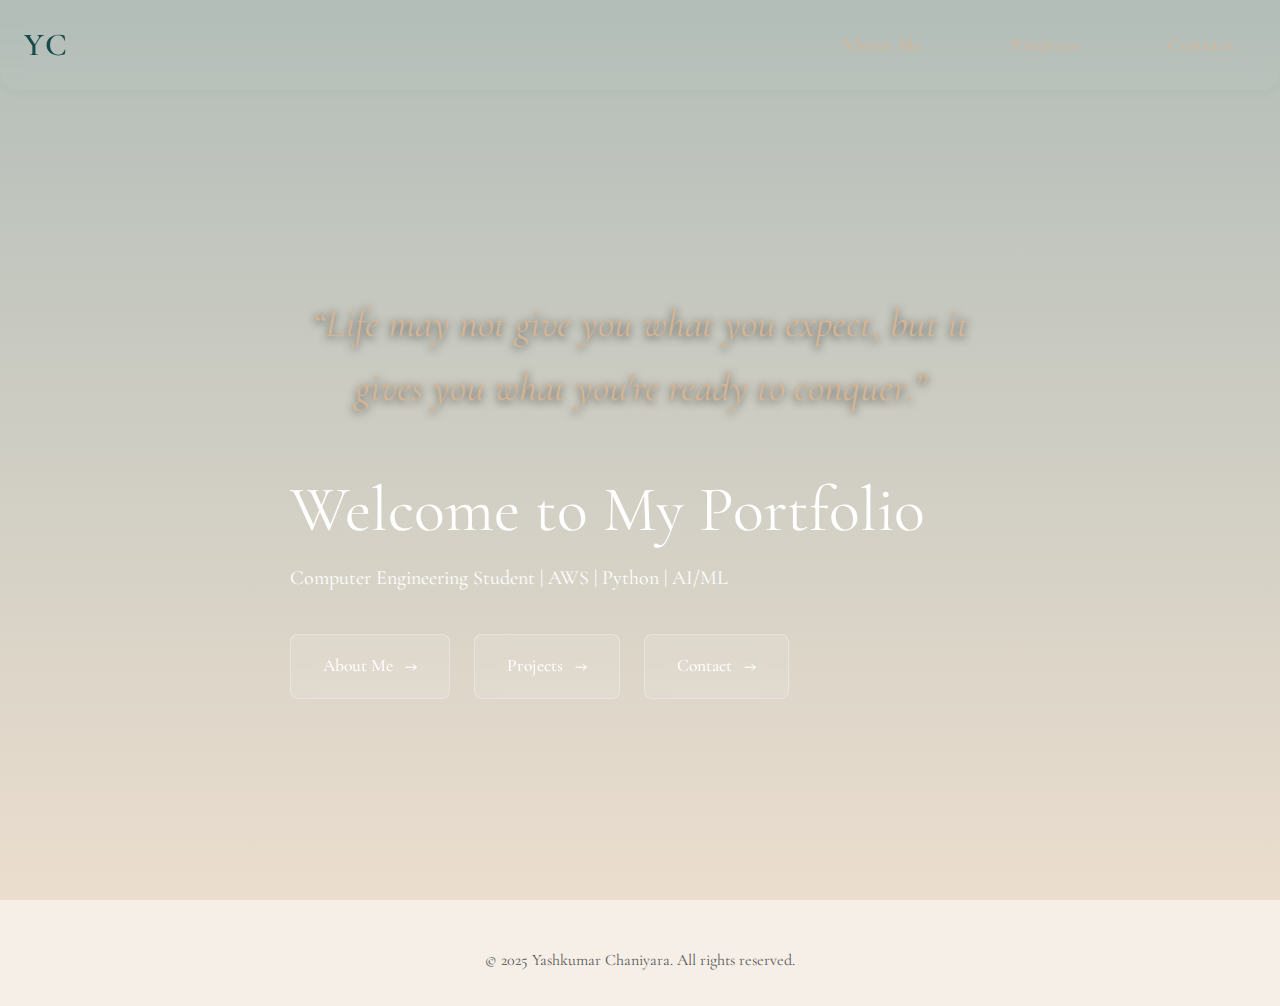
<file: index.html>
<!DOCTYPE html>
<html lang="en">
<head>
    <meta charset="UTF-8">
    <meta name="viewport" content="width=device-width, initial-scale=1.0">
    <title>Yashkumar Chaniyara - Portfolio</title>
    <link rel="stylesheet" href="style.css">
    <link href="https://fonts.googleapis.com/css2?family=Cormorant+Garamond:wght@400;500;600;700&display=swap" rel="stylesheet">
</head>
<body>
    <header class="header">
        <nav>
            <a href="index.html" class="logo">YC</a>
            <ul class="nav-links home-nav-links">
                <li><a href="about.html">About Me</a></li>
                <li><a href="projects.html">Projects</a></li>
                <li><a href="contact.html">Contact</a></li>
            </ul>
        </nav>
    </header>
    
    <section class="hero">
        <div class="hero-content">
            <p class="hero-quote">“Life may not give you what you expect, but it gives you what you're ready to conquer.”</p>
            <h1>Welcome to My Portfolio</h1>
            <p class="subtitle">Computer Engineering Student | AWS | Python | AI/ML</p>
            <div class="hero-buttons">
                <a href="about.html" class="hero-btn">
                    <span class="btn-text">About Me</span>
                    <span class="btn-icon">→</span>
                </a>
                <a href="projects.html" class="hero-btn">
                    <span class="btn-text">Projects</span>
                    <span class="btn-icon">→</span>
                </a>
                <a href="contact.html" class="hero-btn">
                    <span class="btn-text">Contact</span>
                    <span class="btn-icon">→</span>
                </a>
            </div>
        </div>
    </section>

    <footer class="footer">
        <div class="container">
            <p>&copy; 2025 Yashkumar Chaniyara. All rights reserved.</p>
        </div>
    </footer>

    <script>
        // Add scroll effect to header
        window.addEventListener('scroll', () => {
            const header = document.querySelector('.header');
            if (window.scrollY > 50) {
                header.classList.add('scrolled');
            } else {
                header.classList.remove('scrolled');
            }
        });
    </script>
</body>
</html>
</file>
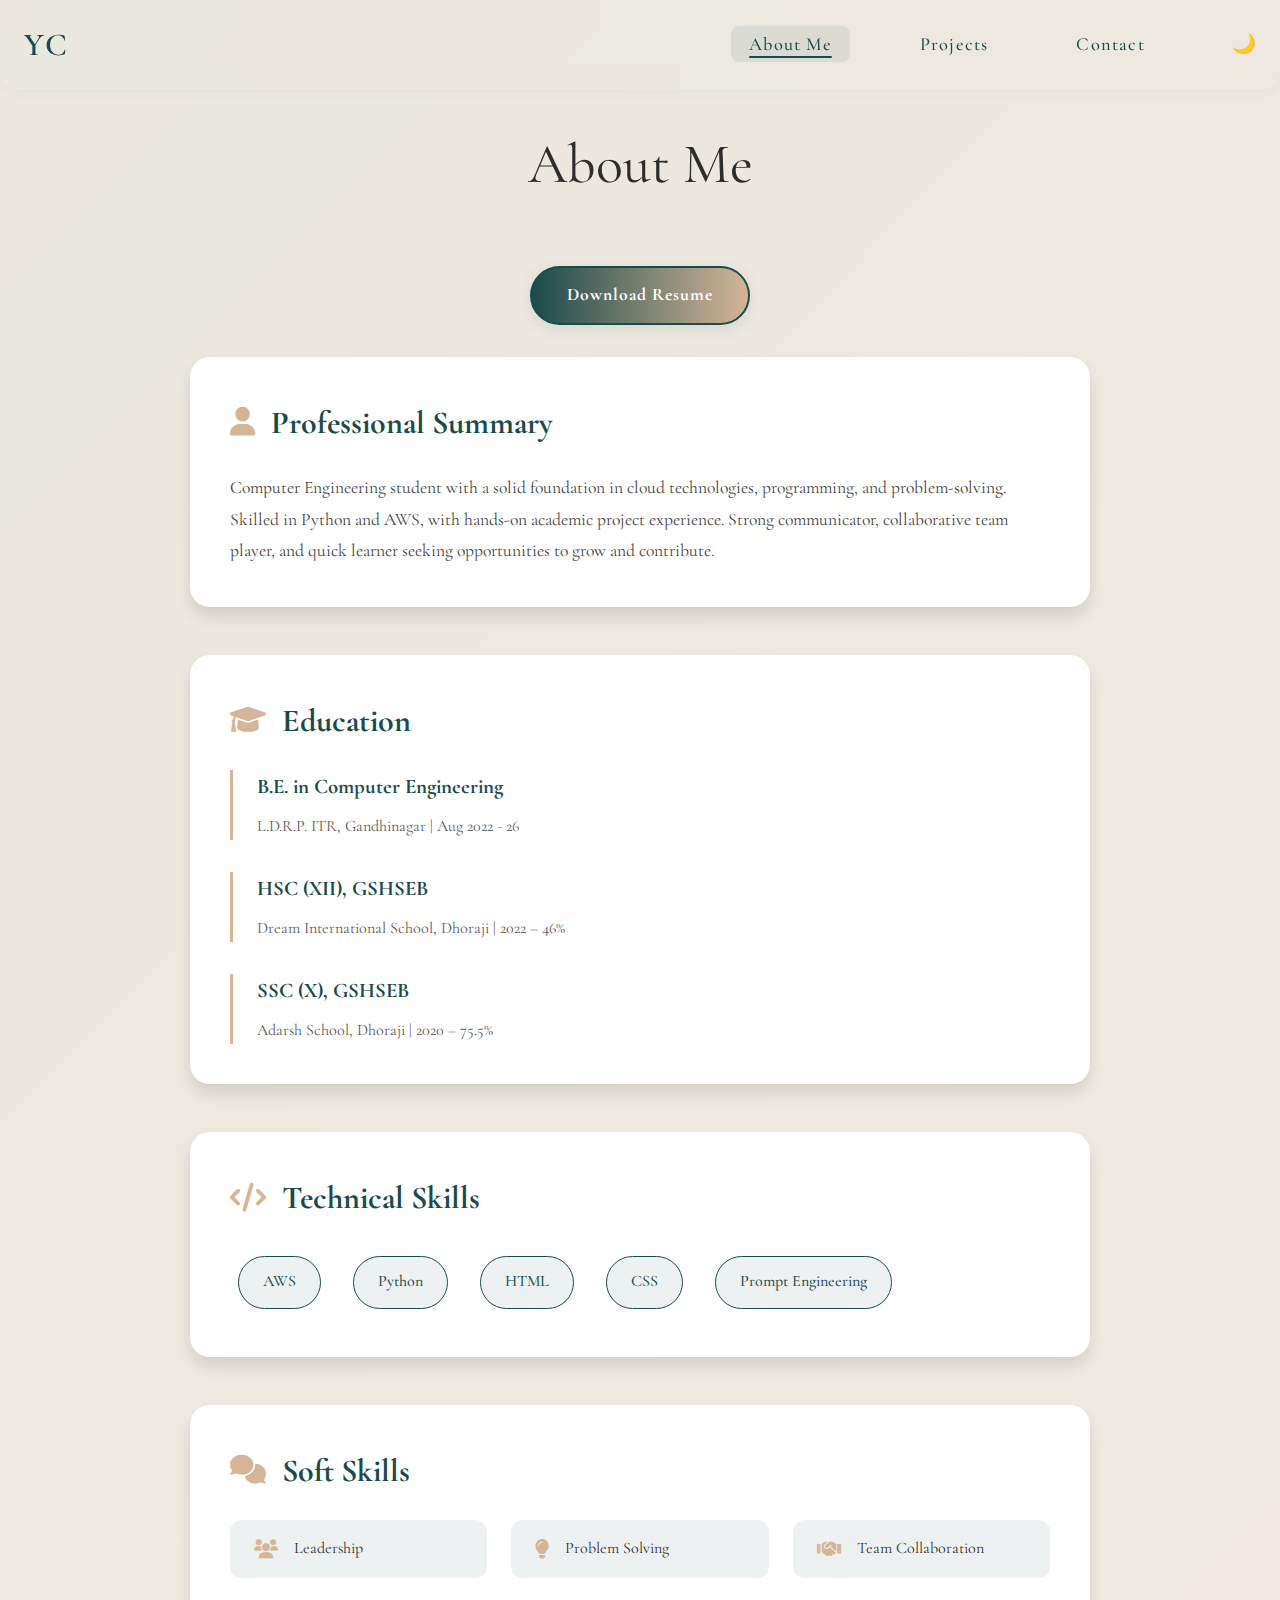
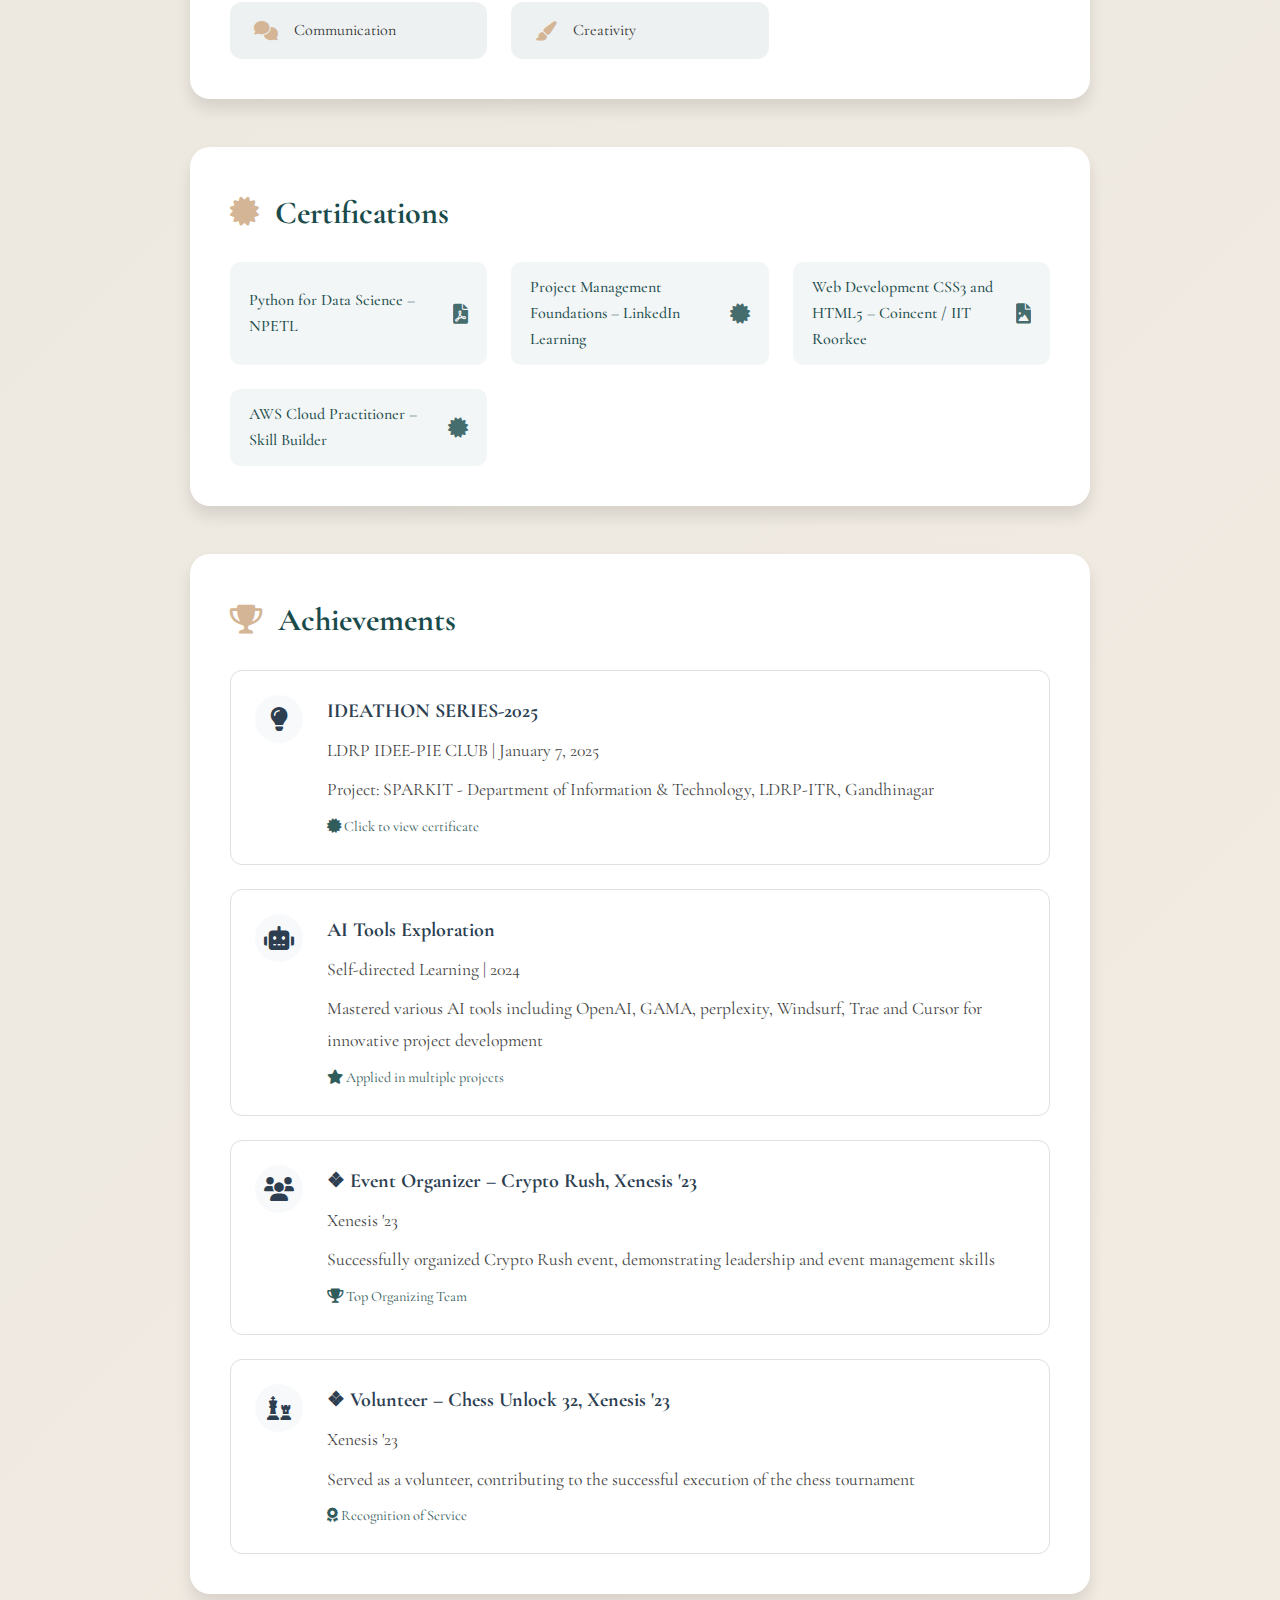
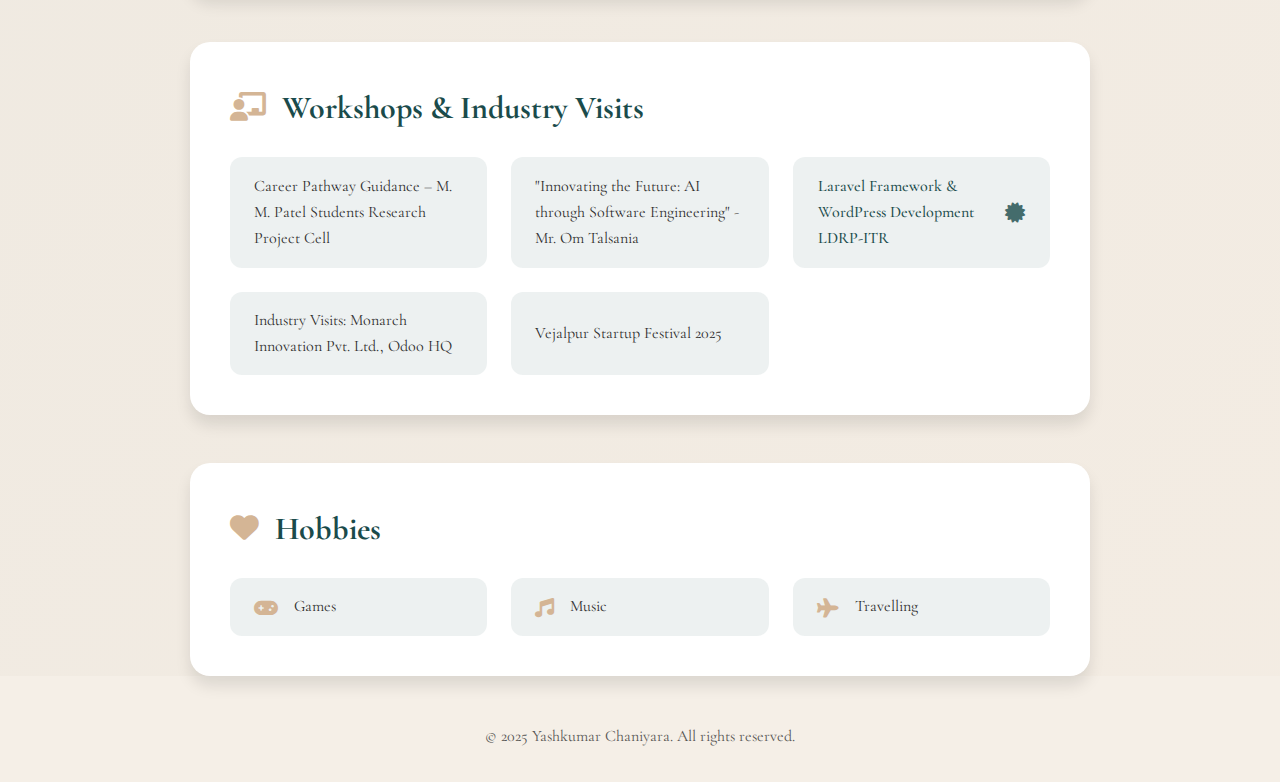
<file: about.html>
<!DOCTYPE html>
<html lang="en">
<head>
    <meta charset="UTF-8">
    <meta name="viewport" content="width=device-width, initial-scale=1.0, maximum-scale=1.0, user-scalable=no">
    <title>About - Yashkumar Chaniyara</title>
    <link rel="stylesheet" href="style.css">
    <link rel="stylesheet" href="dark-mode.css">
    <link rel="stylesheet" href="responsive.css">
    <link rel="stylesheet" href="mobile-nav.css">
    <link href="https://fonts.googleapis.com/css2?family=Cormorant+Garamond:wght@400;500;600;700&display=swap" rel="stylesheet">
    <link rel="stylesheet" href="https://cdnjs.cloudflare.com/ajax/libs/font-awesome/6.0.0/css/all.min.css">
</head>

<body>
    <header class="header">
        <nav>
            <a href="index.html" class="logo">YC</a>
            <button class="menu-toggle" aria-label="Toggle menu">
                <i class="fas fa-bars"></i>
            </button>
            <ul class="nav-links">
                <li><a href="about.html">About Me</a></li>
                <li><a href="projects.html">Projects</a></li>
                <li><a href="contact.html">Contact</a></li>
                <li><button id="dark-mode-toggle" style="background:none;border:none;cursor:pointer;font-size:1.2rem;margin-left:1.2rem;vertical-align:middle;" aria-label="Toggle dark mode">🌙</button></li>
            </ul>
        </nav>
    </header>

    <section class="about-page" style="padding-top: 4.5rem;">
        <div class="container">
            <h1 class="section-title">About Me</h1>
            <div style="text-align:center;">
                <a href="resume/yash%20chaniyara%20resume.pdf" class="download-resume-btn" download>Download Resume</a>
            </div>
            
            <div class="about-content">
                <div class="bio">
                    <div class="bio-section">
                        <h2><i class="fas fa-user"></i> Professional Summary</h2>
                        <p>Computer Engineering student with a solid foundation in cloud technologies, programming, and problem-solving. Skilled in Python and AWS, with hands-on academic project experience. Strong communicator, collaborative team player, and quick learner seeking opportunities to grow and contribute.</p>
                    </div>

                    <div class="bio-section">
                        <h2><i class="fas fa-graduation-cap"></i> Education</h2>
                        <div class="education-item">
                            <h3>B.E. in Computer Engineering</h3>
                            <p>L.D.R.P. ITR, Gandhinagar | Aug 2022 - 26</p>
                        </div>
                        <div class="education-item">
                            <h3>HSC (XII), GSHSEB</h3>
                            <p>Dream International School, Dhoraji | 2022 – 46%</p>
                        </div>
                        <div class="education-item">
                            <h3>SSC (X), GSHSEB</h3>
                            <p>Adarsh School, Dhoraji | 2020 – 75.5%</p>
                        </div>
                    </div>

                    <div class="bio-section">
                        <h2><i class="fas fa-code"></i> Technical Skills</h2>
                        <div class="skills">
                            <span>AWS</span>
                            <span>Python</span>
                            <span>HTML</span>
                            <span>CSS</span>
                            <span>Prompt Engineering</span>
                        </div>
                    </div>

                    <div class="bio-section">
                        <h2><i class="fas fa-comments"></i> Soft Skills</h2>
                        <ul class="skills-list">
                            <li><i class="fas fa-users"></i>Leadership</li>
                            <li><i class="fas fa-lightbulb"></i>Problem Solving</li>
                            <li><i class="fas fa-handshake"></i>Team Collaboration</li>
                            <li><i class="fas fa-comments"></i>Communication</li>
                            <li><i class="fas fa-paint-brush"></i>Creativity</li>
                        </ul>
                    </div>

                    <div class="bio-section">
                        <h2><i class="fas fa-certificate"></i> Certifications</h2>
                        <ul class="certifications-list">
                            <li class="certificate-item" onclick="openPythonCertificate()">
                                <span>Python for Data Science – NPETL</span>
                                <i class="fas fa-file-pdf"></i>
                            </li>
                            <li class="certificate-item" onclick="openProjectManagementCertificate()">
                                <span>Project Management Foundations – LinkedIn Learning</span>
                                <i class="fas fa-certificate"></i>
                            </li>
                            <li class="certificate-item" onclick="openWebDevCertificate()">
                                <span>Web Development CSS3 and HTML5 – Coincent / IIT Roorkee</span>
                                <i class="fas fa-file-image"></i>
                            </li>
                            <li class="certificate-item" onclick="openAwsCertificate()">
                                <span>AWS Cloud Practitioner – Skill Builder</span>
                                <i class="fas fa-certificate"></i>
                            </li>
                        </ul>
                    </div>

                    <div class="bio-section achievements-section">
                        <h2><i class="fas fa-trophy"></i> Achievements</h2>
                        <div class="achievements-list">
                            <div class="achievement-item" onclick="showIdeathonCertificateImage()">
                                <div class="achievement-icon">
                                    <i class="fas fa-lightbulb"></i>
                                </div>
                                <div class="achievement-content">
                                    <h3>IDEATHON SERIES-2025</h3>
                                    <p class="achievement-meta">LDRP IDEE-PIE CLUB | January 7, 2025</p>
                                    <p class="achievement-project">Project: SPARKIT - Department of Information & Technology, LDRP-ITR, Gandhinagar</p>
                                    <p style="margin-top: 8px; font-size: 0.9em; color: var(--primary-color);"><i class="fas fa-certificate"></i> Click to view certificate</p>
                                </div>
                            </div>

                            <div class="achievement-item">
                                <div class="achievement-icon">
                                    <i class="fas fa-robot"></i>
                                </div>
                                <div class="achievement-content">
                                    <h3>AI Tools Exploration</h3>
                                    <p class="achievement-meta">Self-directed Learning | 2024</p>
                                    <p class="achievement-project">Mastered various AI tools including OpenAI, GAMA, perplexity, Windsurf, Trae and Cursor for innovative project development</p>
                                    <p style="margin-top: 8px; font-size: 0.9em; color: var(--primary-color);"><i class="fas fa-star"></i> Applied in multiple projects</p>
                                </div>
                            </div>

                            <div class="achievement-item">
                                <div class="achievement-icon">
                                    <i class="fas fa-users"></i>
                                </div>
                                <div class="achievement-content">
                                    <h3>❖ Event Organizer – Crypto Rush, Xenesis '23</h3>
                                    <p class="achievement-meta">Xenesis '23</p>
                                    <p class="achievement-project">Successfully organized Crypto Rush event, demonstrating leadership and event management skills</p>
                                    <p style="margin-top: 8px; font-size: 0.9em; color: var(--primary-color);"><i class="fas fa-trophy"></i> Top Organizing Team</p>
                                </div>
                            </div>

                            <div class="achievement-item">
                                <div class="achievement-icon">
                                    <i class="fas fa-chess"></i>
                                </div>
                                <div class="achievement-content">
                                    <h3>❖ Volunteer – Chess Unlock 32, Xenesis '23</h3>
                                    <p class="achievement-meta">Xenesis '23</p>
                                    <p class="achievement-project">Served as a volunteer, contributing to the successful execution of the chess tournament</p>
                                    <p style="margin-top: 8px; font-size: 0.9em; color: var(--primary-color);"><i class="fas fa-award"></i> Recognition of Service</p>
                                </div>
                            </div>
                        </div>
                    </div>

                    <div class="bio-section">
                        <h2><i class="fas fa-chalkboard-teacher"></i> Workshops & Industry Visits</h2>
                        <ul class="workshops-list">
                            <li>Career Pathway Guidance – M. M. Patel Students Research Project Cell</li>
                            <li>"Innovating the Future: AI through Software Engineering" - Mr. Om Talsania</li>
                            <li class="certificate-item" onclick="openLaravelCertificate()">
                                <span>Laravel Framework & WordPress Development LDRP-ITR</span>
                                <i class="fas fa-certificate"></i>
                            </li>
                            <li>Industry Visits: Monarch Innovation Pvt. Ltd., Odoo HQ</li>
                            <li>Vejalpur Startup Festival 2025</li>
                        </ul>
                    </div>

                    <div class="bio-section">
                        <h2><i class="fas fa-heart"></i> Hobbies</h2>
                        <ul class="interests-list">
                            <li><i class="fas fa-gamepad"></i>Games</li>
                            <li><i class="fas fa-music"></i>Music</li>
                            <li><i class="fas fa-plane"></i>Travelling</li>
                        </ul>
                    </div>
                </div>
            </div>
        </div>
    </section>

    <div class="modal" id="certificateModal">
        <div class="modal-content certificate-modal-content">
            <span class="close-modal">&times;</span>
            <h3 style="margin-bottom: 15px; color: var(--primary-color);">IDEATHON Participation Certificate</h3>
            <div class="certificate-frame">
                <iframe src="cirty/Chaniyara_Dec_2022_participation_34674.pdf#view=FitH" class="modal-certificate" style="width: 100%; height: 70vh; border: none; display: block; margin: 0 auto; background-color: #fff;"></iframe>
            </div>
        </div>
    </div>

    <footer class="footer">
        <div class="container">
            <p>&copy; 2025 Yashkumar Chaniyara. All rights reserved.</p>
        </div>
    </footer>

    <script>
        window.addEventListener('scroll', () => {
            const header = document.querySelector('.header');
            if (window.scrollY > 50) {
                header.classList.add('scrolled');
            } else {
                header.classList.remove('scrolled');
            }
        });

        // Certificate modal functionality
        document.addEventListener('DOMContentLoaded', function() {
            const modal = document.getElementById('certificateModal');
            const certificateCard = document.querySelector('.achievement-card.certificate-card');
            const closeModal = document.querySelector('.close-modal');
            
            if (certificateCard) {
                certificateCard.addEventListener('click', function() {
                    modal.style.display = 'flex';
                });
            }
            
            if (closeModal) {
                closeModal.addEventListener('click', function() {
                    modal.style.display = 'none';
                });
            }
            
            window.addEventListener('click', function(event) {
                if (event.target === modal) {
                    modal.style.display = 'none';
                }
            });
        });

        function openIdeathonCertificate() {
            const modal = document.createElement('div');
            modal.className = 'modal';
            modal.style.display = 'flex';
            modal.innerHTML = `
                <div class="modal-content certificate-modal-content" style="max-width: 90%; width: 800px;">
                    <span class="close-modal" onclick="this.parentElement.parentElement.remove()">&times;</span>
                    <h3 style="margin-bottom: 15px; color: var(--primary-color);">IDEATHON Participation Certificate</h3>
                    <div class="certificate-frame" style="max-height: 80vh; overflow: hidden;">
                        <iframe class="modal-certificate" src="cirty/Chaniyara_Dec_2022_participation_34674.pdf#view=FitH&toolbar=1&navpanes=0" style="width: 100%; height: 75vh; border: none; display: block; margin: 0 auto; background-color: #fff;"></iframe>
                    </div>
                </div>
            `;
            document.body.appendChild(modal);
        }

        function openPythonCertificate() {
            const modal = document.createElement('div');
            modal.className = 'modal';
            modal.style.display = 'flex';
            modal.innerHTML = `
                <div class="modal-content certificate-modal-content" style="max-width: 90%; width: 800px;">
                    <span class="close-modal" onclick="this.parentElement.parentElement.remove()">&times;</span>
                    <h3 style="margin-bottom: 15px; color: var(--primary-color);">Python for Data Science – NPTEL Certificate</h3>
                    <div class="certificate-frame" style="max-height: 80vh; overflow: hidden;">
                        <iframe class="modal-certificate" src="cirty/Python for Data Science.pdf#view=FitH&toolbar=1&navpanes=0" style="width: 100%; height: 75vh; border: none; display: block; margin: 0 auto; background-color: #fff;"></iframe>
                    </div>
                </div>
            `;
            document.body.appendChild(modal);
        }

        function showIdeathonCertificateImage() {
            const modal = document.createElement('div');
            modal.className = 'modal';
            modal.style.display = 'flex';
            modal.innerHTML = `
                <div class="modal-content certificate-modal-content">
                    <span class="close-modal" onclick="this.parentElement.parentElement.remove()">&times;</span>
                    <h3 style="margin-bottom: 15px; color: var(--primary-color);">IDEATHON SERIES-2025 Certificate</h3>
                    <div class="certificate-frame">
                        <img class="modal-certificate" src="cirty/Yeshkumar N. Chaniyara.png" alt="Ideathon Certificate" style="width: auto; height: auto; max-width: 100%; max-height: 70vh; display: block; margin: 0 auto; object-fit: contain;">
                    </div>
                </div>
            `;
            document.body.appendChild(modal);
        }

        function openProjectManagementCertificate() {
            const modal = document.createElement('div');
            modal.className = 'modal';
            modal.style.display = 'flex';
            modal.innerHTML = `
                <div class="modal-content certificate-modal-content">
                    <span class="close-modal" onclick="this.parentElement.parentElement.remove()">&times;</span>
                    <h3 style="margin-bottom: 15px; color: var(--primary-color);">Project Management Certificate</h3>
                    <div style="text-align: center; padding: 30px; color: #666; border: 1px dashed #ccc; border-radius: 8px; background-color: #f9f9f9; width: 100%;">
                        <i class="fas fa-certificate" style="font-size: 3rem; color: var(--secondary-color); margin-bottom: 15px;"></i>
                        <p>Certificate will be displayed once uploaded</p>
                    </div>
                </div>
            `;
            document.body.appendChild(modal);
        }

        function openWebDevCertificate() {
            const modal = document.createElement('div');
            modal.className = 'modal';
            modal.style.display = 'flex';
            modal.innerHTML = `
                <div class="modal-content certificate-modal-content" style="max-width: 90%; width: 800px;">
                    <span class="close-modal" onclick="this.parentElement.parentElement.remove()">&times;</span>
                    <h3 style="margin-bottom: 15px; color: var(--primary-color);">Web Development CSS3 and HTML5 Certificate</h3>
                    <div class="certificate-frame" style="max-height: 80vh; overflow: hidden;">
                        <iframe class="modal-certificate" src="cirty/Chaniyara_Dec_2022_participation_34674.pdf#view=FitH&toolbar=1&navpanes=1" style="width: 100%; height: 75vh; border: none; display: block; margin: 0 auto; background-color: #fff;"></iframe>
                    </div>
                    <div class="pdf-controls" style="display: flex; justify-content: center; margin-top: 15px; gap: 10px;">
                        <button onclick="document.querySelector('.modal-certificate').contentWindow.document.body.style.zoom = '0.8'" style="padding: 8px 15px; border-radius: 4px; background: #f0f0f0; border: 1px solid #ccc; cursor: pointer;"><i class="fas fa-search-minus"></i></button>
                        <button onclick="document.querySelector('.modal-certificate').contentWindow.document.body.style.zoom = '1'" style="padding: 8px 15px; border-radius: 4px; background: #f0f0f0; border: 1px solid #ccc; cursor: pointer;"><i class="fas fa-sync-alt"></i></button>
                        <button onclick="document.querySelector('.modal-certificate').contentWindow.document.body.style.zoom = '1.2'" style="padding: 8px 15px; border-radius: 4px; background: #f0f0f0; border: 1px solid #ccc; cursor: pointer;"><i class="fas fa-search-plus"></i></button>
                    </div>
                </div>
            `;
            document.body.appendChild(modal);
        }

        function openAwsCertificate() {
            const modal = document.createElement('div');
            modal.className = 'modal';
            modal.style.display = 'flex';
            modal.innerHTML = `
                <div class="modal-content certificate-modal-content">
                    <span class="close-modal" onclick="this.parentElement.parentElement.remove()">&times;</span>
                    <h3 style="margin-bottom: 15px; color: var(--primary-color);">AWS Cloud Practitioner Certificate</h3>
                    <div style="text-align: center; padding: 30px; color: #666; border: 1px dashed #ccc; border-radius: 8px; background-color: #f9f9f9; width: 100%;">
                        <i class="fas fa-cloud" style="font-size: 3rem; color: var(--secondary-color); margin-bottom: 15px;"></i>
                        <p>Certificate will be displayed once completed</p>
                    </div>
                </div>
            `;
            document.body.appendChild(modal);
        }

        function openLaravelCertificate() {
            const modal = document.createElement('div');
            modal.className = 'modal';
            modal.style.display = 'flex';
            modal.innerHTML = `
                <div class="modal-content certificate-modal-content">
                    <span class="close-modal" onclick="this.parentElement.parentElement.remove()">&times;</span>
                    <h3 style="margin-bottom: 15px; color: var(--primary-color);">Laravel Framework & WordPress Development LDRP-ITR Certificate</h3>
                    <div class="certificate-frame">
                        <img class="modal-certificate" src="cirty/Laravel Framework and WordPress.JPG" alt="Laravel Certificate" style="width: auto; height: auto; max-width: 100%; max-height: 70vh; display: block; margin: 0 auto; object-fit: contain; box-shadow: 0 4px 8px rgba(0,0,0,0.1);" onload="this.style.opacity='1'" onerror="this.onerror=null;this.src='assets/img/certificate-placeholder.jpg';">
                        <div class="loading-indicator" style="display: flex; justify-content: center; align-items: center; position: absolute; top: 0; left: 0; right: 0; bottom: 0; background: rgba(255,255,255,0.8); transition: opacity 0.3s ease;">
                            <div style="width: 40px; height: 40px; border: 4px solid #f3f3f3; border-top: 4px solid var(--primary-color); border-radius: 50%; animation: spin 1s linear infinite;"></div>
                        </div>
                    </div>
                    <style>
                        @keyframes spin {
                            0% { transform: rotate(0deg); }
                            100% { transform: rotate(360deg); }
                        }
                        .certificate-frame {
                            position: relative;
                        }
                        .modal-certificate {
                            opacity: 0;
                            transition: opacity 0.5s ease;
                        }
                        .modal-certificate[src] {
                            opacity: 1;
                        }
                        .modal-certificate:not([src]) + .loading-indicator,
                        .modal-certificate[src] + .loading-indicator {
                            opacity: 0;
                            pointer-events: none;
                        }
                    </style>
                </div>
            `;
            document.body.appendChild(modal);
            
            // Set up event listeners
            const img = modal.querySelector('.modal-certificate');
            const loadingIndicator = modal.querySelector('.loading-indicator');
            
            img.onload = function() {
                loadingIndicator.style.display = 'none';
                img.style.opacity = '1';
            };
            
            // Add keyboard event for closing modal with Escape key
            const escKeyHandler = function(e) {
                if (e.key === 'Escape') {
                    modal.remove();
                    document.removeEventListener('keydown', escKeyHandler);
                }
            };
            document.addEventListener('keydown', escKeyHandler);
        }

        // Close modal when clicking outside
        document.addEventListener('click', (e) => {
            if (e.target.className === 'modal') {
                e.target.remove();
            }
        });

        // Dark mode toggle
        const toggleBtn = document.getElementById('dark-mode-toggle');
        const body = document.body;
        
        // Check for saved dark mode preference
        if (localStorage.getItem('darkMode') === 'enabled') {
            body.classList.add('dark-mode');
            toggleBtn.textContent = '☀️';
        }
        
        toggleBtn.addEventListener('click', function() {
            body.classList.toggle('dark-mode');
            if (body.classList.contains('dark-mode')) {
                localStorage.setItem('darkMode', 'enabled');
                toggleBtn.textContent = '☀️';
            } else {
                localStorage.setItem('darkMode', 'disabled');
                toggleBtn.textContent = '🌙';
            }
        });
    </script>
    <script src="mobile-nav.js"></script>
    <script src="mobile-menu-fix.js"></script>
</body>
</html>
</file>
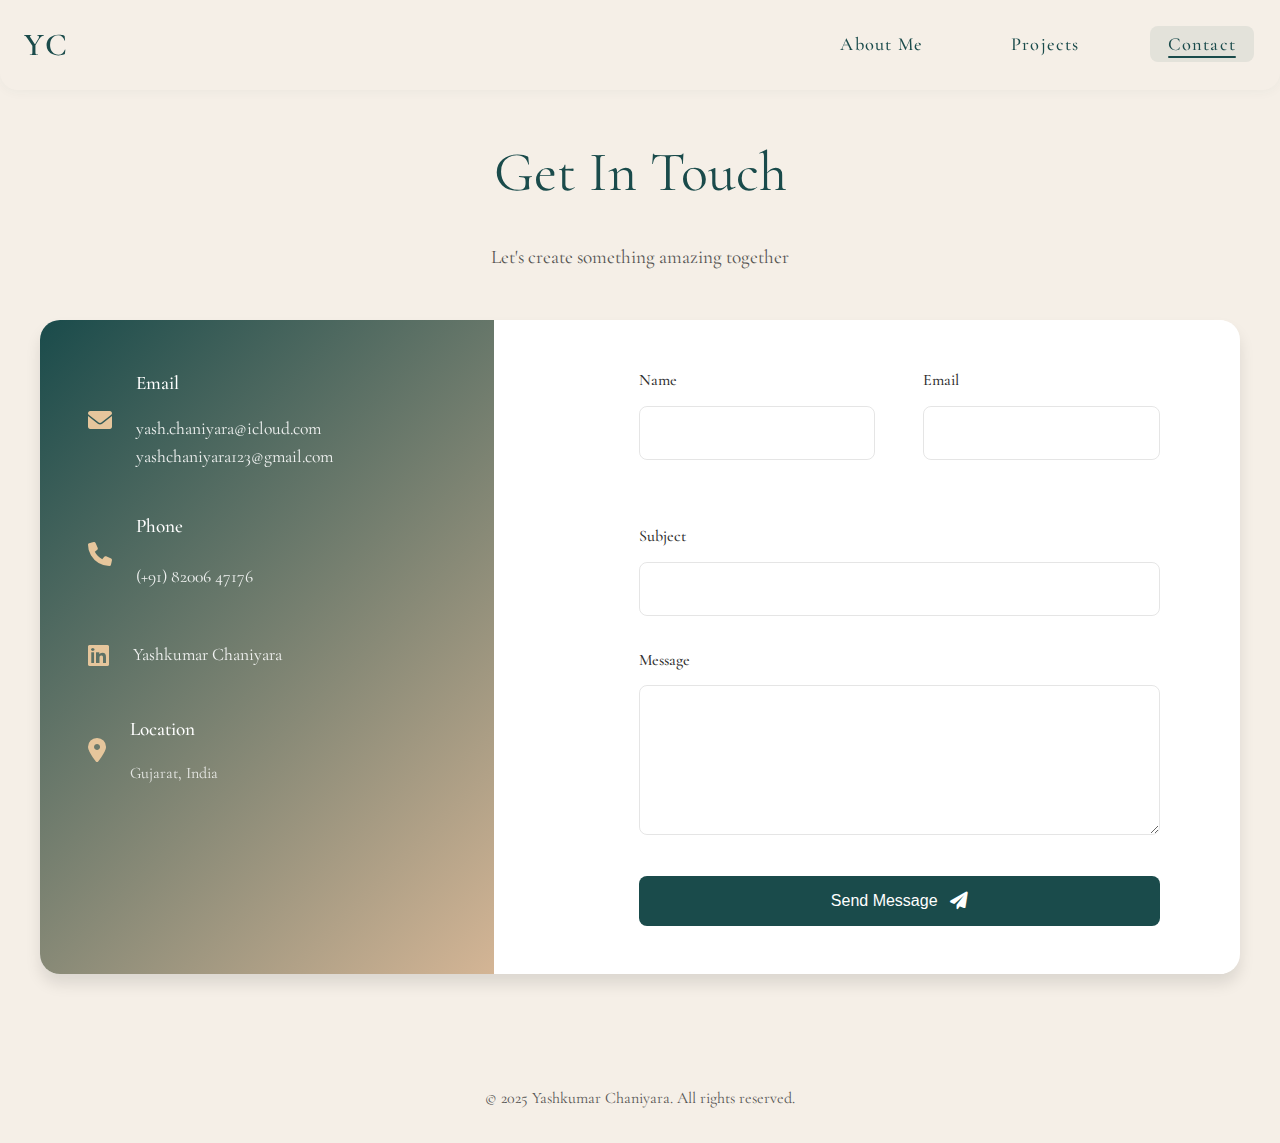
<file: contact.html>
<!DOCTYPE html>
<html lang="en">
<head>
    <meta charset="UTF-8">
    <meta name="viewport" content="width=device-width, initial-scale=1.0, maximum-scale=1.0, user-scalable=no">
    <title>Contact - Yashkumar Chaniyara</title>
    <link rel="stylesheet" href="style.css">
    <link rel="stylesheet" href="responsive.css">
    <link rel="stylesheet" href="mobile-nav.css">
    <link href="https://fonts.googleapis.com/css2?family=Cormorant+Garamond:wght@400;500;600;700&display=swap" rel="stylesheet">
    <link rel="stylesheet" href="https://cdnjs.cloudflare.com/ajax/libs/font-awesome/6.0.0/css/all.min.css">
    <style>
        /* Inline critical responsive CSS to ensure it's applied immediately */
        @media (max-width: 768px) {
            .contact-wrapper {
                display: flex !important;
                flex-direction: column !important;
                grid-template-columns: 1fr !important;
            }
            
            /* Hide the menu toggle by default and show it on mobile */
            .menu-toggle {
                display: none;
            }
            @media (max-width: 768px) {
                .menu-toggle {
                    display: block;
                }
            }
        }
    </style>
</head>
<body>
    <header class="header">
        <nav>
            <a href="index.html" class="logo">YC</a>
            <button class="menu-toggle" aria-label="Toggle menu">
                <i class="fas fa-bars"></i>
            </button>
            <ul class="nav-links">
                <li><a href="about.html">About Me</a></li>
                <li><a href="projects.html">Projects</a></li>
                <li><a href="contact.html">Contact</a></li>
            </ul>
        </nav>
    </header>

    <section class="contact-page">
        <div class="contact-container">
            <div class="contact-header">
                <h1>Get In Touch</h1>
                <p class="contact-subtitle">Let's create something amazing together</p>
            </div>

            <div class="contact-wrapper">
                <div class="contact-info">
                    <div class="info-item">
                        <i class="fas fa-envelope"></i>
                        <div class="info-content">
                            <h3>Email</h3>
                            <div class="email-list">
                                <a href="mailto:yash.chaniyara@icloud.com">yash.chaniyara@icloud.com</a>
                                <a href="mailto:yashchaniyara123@gmail.com">yashchaniyara123@gmail.com</a>
                            </div>
                        </div>
                    </div>

                    <div class="info-item">
                        <i class="fas fa-phone"></i>
                        <div class="info-content">
                            <h3>Phone</h3>
                            <a href="tel:+918200647176">(+91) 82006 47176</a>
                        </div>
                    </div>

                    <div class="info-item">
                        <i class="fab fa-linkedin"></i>
                        <div class="info-content">
                            <a href="https://www.linkedin.com/in/yashkumar-chaniyara-80252b253" target="_blank">Yashkumar Chaniyara</a>
                        </div>
                    </div>

                    <div class="info-item">
                        <i class="fas fa-map-marker-alt"></i>
                        <div class="info-content">
                            <h3>Location</h3>
                            <p>Gujarat, India</p>
                        </div>
                    </div>
                </div>

                <div class="contact-form">
                    <form action="https://formspree.io/f/mvgaggrw" method="POST" id="contactForm">
                        <div class="form-row">
                            <div class="form-group">
                                <label for="name">Name</label>
                                <input type="text" id="name" name="name" required>
                            </div>

                            <div class="form-group">
                                <label for="email">Email</label>
                                <input type="email" id="email" name="email" required>
                            </div>
                        </div>

                        <div class="form-group">
                            <label for="subject">Subject</label>
                            <input type="text" id="subject" name="subject" required>
                        </div>

                        <div class="form-group">
                            <label for="message">Message</label>
                            <textarea id="message" name="message" rows="5" required></textarea>
                        </div>

                        <button type="submit" class="submit-btn">
                            Send Message
                            <i class="fas fa-paper-plane"></i>
                        </button>
                    </form>
                </div>
            </div>
        </div>
    </section>

    <footer class="footer">
        <div class="container">
            <p>&copy; 2025 Yashkumar Chaniyara. All rights reserved.</p>
        </div>
    </footer>

    <script>
        window.addEventListener('scroll', () => {
            const header = document.querySelector('.header');
            if (window.scrollY > 50) {
                header.classList.add('scrolled');
            } else {
                header.classList.remove('scrolled');
            }
        });

        // Add responsive layout enforcement
        function checkResponsive() {
            const contactWrapper = document.querySelector('.contact-wrapper');
            if (window.innerWidth <= 768) {
                contactWrapper.style.display = 'flex';
                contactWrapper.style.flexDirection = 'column';
                contactWrapper.style.gridTemplateColumns = '1fr';
            } else {
                contactWrapper.style.display = 'grid';
                contactWrapper.style.gridTemplateColumns = '1fr 1.5fr';
                contactWrapper.style.flexDirection = 'row';
            }
        }

        // Run on page load
        window.addEventListener('DOMContentLoaded', checkResponsive);
        // Run on window resize
        window.addEventListener('resize', checkResponsive);

        const form = document.getElementById('contactForm');
        const submitBtn = form.querySelector('.submit-btn');
        const originalBtnContent = submitBtn.innerHTML;

        form.addEventListener('submit', async function(e) {
            e.preventDefault();
            
            submitBtn.innerHTML = '<i class="fas fa-spinner fa-spin"></i> Sending...';
            submitBtn.disabled = true;

            try {
                const response = await fetch(form.action, {
                    method: 'POST',
                    body: new FormData(form),
                    headers: {
                        'Accept': 'application/json'
                    }
                });

                if (response.ok) {
                    submitBtn.innerHTML = '<i class="fas fa-check"></i> Message Sent!';
                    form.reset();
                    
                    setTimeout(() => {
                        submitBtn.innerHTML = originalBtnContent;
                        submitBtn.disabled = false;
                    }, 3000);
                } else {
                    throw new Error('Form submission failed');
                }
            } catch (error) {
                submitBtn.innerHTML = '<i class="fas fa-exclamation-circle"></i> Failed to send';
                submitBtn.style.background = '#dc3545';
                
                setTimeout(() => {
                    submitBtn.innerHTML = originalBtnContent;
                    submitBtn.disabled = false;
                    submitBtn.style.background = '';
                }, 3000);
            }
        });
    </script>
    <script src="mobile-nav.js"></script>
    <!-- Mobile menu fix script -->
    <script src="mobile-menu-fix.js"></script>
</body>
</html>
</file>
<file: style.css>
:root {
    --primary-color: #1a4b4b;
    --primary-color-rgb: 26, 75, 75;
    --secondary-color: #d4b595;
    --text-color: #2d2d2d;
    --bg-color: #f5efe7;
    --accent-color: #e6c69c;
    --gradient: linear-gradient(135deg, var(--primary-color), var(--secondary-color));
    --card-bg: #ffffff;
    --shadow-sm: 0 2px 4px rgba(0,0,0,0.05);
    --shadow-md: 0 4px 6px rgba(0,0,0,0.1);
    --shadow-lg: 0 10px 15px rgba(0,0,0,0.1);
    --border-radius: 0px;
    --transition: all 0.3s cubic-bezier(0.4, 0, 0.2, 1);
}

/* Base styles */
* {
    margin: 0;
    padding: 0;
    box-sizing: border-box;
    backface-visibility: visible;
}

body {
    font-family: 'Cormorant Garamond', serif;
    line-height: 1.6;
    color: var(--text-color);
    background-color: var(--bg-color);
    overflow-x: hidden;
}

/* Header and Navigation */
.header {
    background: transparent;
    backdrop-filter: blur(10px);
    -webkit-backdrop-filter: blur(10px);
    /* border-bottom: 1px solid rgba(26, 75, 75, 0.12); */
    box-shadow: 0 2px 12px rgba(26, 75, 75, 0.04);
    border-radius: 0 0 18px 18px;
    position: fixed;
    width: 100%;
    top: 0;
    left: 0;
    z-index: 1000;
    padding: 1.2rem 0;
    transition: box-shadow 0.3s, background 0.3s;
}

nav {
    display: flex;
    justify-content: space-between;
    align-items: center;
    max-width: 1400px;
    margin: 0 auto;
    padding: 0 1.5rem;
}

.logo {
    font-size: 2rem;
    font-weight: 600;
    color: var(--primary-color);
    text-decoration: none;
    letter-spacing: 2px;
    transition: var(--transition);
}

.logo:hover {
    transform: translateY(-2px);
}

.nav-links {
    display: flex;
    gap: 3rem;
    list-style: none;
    margin: 0;
    padding: 0;
}

.nav-links a {
    color: var(--primary-color);
    font-size: 1.15rem;
    font-weight: 500;
    letter-spacing: 1.2px;
    background: none;
    border-radius: 8px;
    padding: 7px 18px;
    margin: 0 2px;
    transition: background 0.2s, color 0.2s;
    position: relative;
    text-shadow: none;
    box-shadow: none;
    text-decoration: none;
    outline: none;
}

.nav-links a::after {
    content: '';
    position: absolute;
    left: 18px;
    right: 18px;
    bottom: 4px;
    height: 2px;
    background: var(--secondary-color);
    border-radius: 2px;
    width: 0;
    transition: width 0.3s cubic-bezier(0.4, 0, 0.2, 1);
}

.nav-links a.active {
    color: var(--primary-color);
    background: rgba(26, 75, 75, 0.08);
}

.nav-links a:hover::after {
    width: calc(100% - 36px);
    background: var(--primary-color);
}

/* Mobile Menu Toggle */
.menu-toggle {
    display: none;
    background: none;
    border: none;
    font-size: 1.5rem;
    color: var(--primary-color);
    cursor: pointer;
    padding: 0.5rem;
}

@media (max-width: 768px) {
    .menu-toggle {
        display: block !important;
    }
    
    .nav-links {
        display: flex !important;
        position: fixed;
        top: 70px;
        left: 0;
        width: 100%;
        background: rgba(255, 255, 255, 0.95);
        flex-direction: column;
        padding: 0;
        max-height: 0;
        overflow: hidden;
        transition: max-height 0.3s ease;
        z-index: 1000;
    }
    
    .nav-links.show {
        max-height: 300px;
        box-shadow: 0 5px 10px rgba(0,0,0,0.1);
    }
    
    .nav-links li {
        width: 100%;
        text-align: center;
    }
    
    .nav-links a {
        display: block;
        padding: 1rem;
        font-size: 1.2rem;
    }
}

/* Hero Section */
.hero {
    min-height: 100vh;
    position: relative;
    background: linear-gradient(to bottom, rgba(26, 75, 75, 0.3), rgba(212, 181, 149, 0.3)),
                url('https://images.unsplash.com/photo-1517694712202-14dd9538aa97?w=1200') center/cover;
    display: flex;
    align-items: center;
    padding: 0;
    overflow: hidden;
    padding-top: 90px;
}

.hero-content {
    max-width: 1200px;
    margin: 0 auto;
    padding: 0 1.5rem;
    color: white;
    display: flex;
    flex-direction: column;
    align-items: flex-start;
}

.hero h1 {
    font-size: 4rem;
    font-weight: 400;
    line-height: 1.1;
    margin-bottom: 1rem;
    opacity: 1;
    transform: none;
    animation: none;
}

.hero .subtitle {
    font-size: 1.25rem;
    opacity: 1;
    transform: none;
    animation: none;
}

.hero-quote {
    font-size: 2.5rem;
    color: var(--secondary-color);
    text-shadow: 0 2px 8px rgba(0,0,0,0.7);
    margin-bottom: 3.5rem;
    text-align: center;
    max-width: 700px;
    margin-left: auto;
    margin-right: auto;
    font-style: italic;
    font-weight: 400;
}

.hero-buttons {
    display: flex;
    gap: 1.5rem;
    margin-top: 2.5rem;
}

.hero-btn {
    position: relative;
    display: flex;
    align-items: center;
    gap: 0.75rem;
    padding: 1rem 2rem;
    color: white;
    text-decoration: none;
    font-size: 1.1rem;
    font-weight: 500;
    background: rgba(255, 255, 255, 0.1);
    border: 1px solid rgba(255, 255, 255, 0.3);
    border-radius: 8px;
    backdrop-filter: blur(10px);
    transition: all 0.3s ease;
    overflow: hidden;
}

.hero-btn::before {
    content: '';
    position: absolute;
    top: 0;
    left: 0;
    width: 100%;
    height: 100%;
    background: linear-gradient(135deg, var(--primary-color), var(--secondary-color));
    opacity: 0;
    transition: opacity 0.3s ease;
    z-index: 1;
}

.hero-btn .btn-text,
.hero-btn .btn-icon {
    position: relative;
    z-index: 2;
    transition: all 0.3s ease;
}

.hero-btn .btn-icon {
    font-size: 1.2rem;
    transform: translateX(0);
}

.hero-btn:hover {
    transform: translateY(-3px);
    border-color: var(--secondary-color);
    box-shadow: 0 10px 20px rgba(0, 0, 0, 0.1);
}

.hero-btn:hover::before {
    opacity: 1;
}

.hero-btn:hover .btn-icon {
    transform: translateX(5px);
}

@media (max-width: 768px) {
    .hero-buttons {
        flex-direction: column;
        width: 100%;
        gap: 1rem;
    }

    .hero-btn {
        width: 100%;
        justify-content: center;
    }
}

/* Scroll Indicator */
.scroll-indicator {
    position: absolute;
    bottom: 2rem;
    left: 50%;
    transform: translateX(-50%);
    text-align: center;
    color: white;
    animation: bounce 2s infinite;
}

.scroll-indicator span {
    display: block;
    margin-bottom: 1rem;
    font-size: 0.9rem;
    text-transform: uppercase;
    letter-spacing: 2px;
}

.scroll-arrow {
    width: 30px;
    height: 30px;
    border: 2px solid white;
    border-left: 0;
    border-top: 0;
    transform: rotate(45deg);
    margin: 0 auto;
}

@keyframes bounce {
    0%, 20%, 50%, 80%, 100% {
        transform: translateY(0);
    }
    40% {
        transform: translateY(-30px);
    }
    60% {
        transform: translateY(-15px);
    }
}

/* Projects Page Styles */
.projects-page {
    padding: 80px 2rem 4rem;
    background-color: var(--bg-color);
    min-height: 100vh;
    padding-top: 90px;
}

.project-grid {
    display: grid;
    grid-template-columns: repeat(auto-fit, minmax(340px, 1fr));
    gap: 2.5rem;
    padding: 2rem 0;
    perspective: 1000px;
}

.project-card {
    background: var(--card-bg);
    border-radius: 16px;
    overflow: hidden;
    box-shadow: 0 4px 20px rgba(0,0,0,0.1);
    transition: all 0.3s cubic-bezier(0.4, 0, 0.2, 1);
    position: relative;
    transform-origin: center;
    transform: scale(1);
    will-change: transform;
    opacity: 1;
}

.project-card:hover {
    transform: scale(1.05);
    box-shadow: 0 10px 30px rgba(0,0,0,0.15);
    z-index: 1;
}

.project-image {
    position: relative;
    height: 250px;
    overflow: hidden;
}

.project-image img {
    width: 100%;
    height: 100%;
    object-fit: cover;
    transition: transform 0.5s cubic-bezier(0.4, 0, 0.2, 1);
}

.project-card:hover .project-image img {
    transform: scale(1.1);
}

.project-overlay {
    position: absolute;
    top: 0;
    left: 0;
    right: 0;
    bottom: 0;
    background: linear-gradient(to bottom, rgba(0,0,0,0.2), rgba(0,0,0,0.7));
    opacity: 0;
    display: flex;
    align-items: center;
    justify-content: center;
    transition: all 0.5s cubic-bezier(0.4, 0, 0.2, 1);
}

.project-card:hover .project-overlay {
    opacity: 1;
}

.project-links {
    display: flex;
    gap: 1.5rem;
    transform: translateY(20px);
    opacity: 0;
    transition: all 0.3s ease 0.1s;
}

.project-card:hover .project-links {
    transform: translateY(0);
    opacity: 1;
}

.project-link {
    width: 45px;
    height: 45px;
    border-radius: 50%;
    background: white;
    display: flex;
    align-items: center;
    justify-content: center;
    color: var(--primary-color);
    text-decoration: none;
    font-size: 1.2rem;
    transition: all 0.3s ease;
}

.project-link:hover {
    background: var(--primary-color);
    color: white;
    transform: translateY(-3px);
}

.project-content {
    padding: 2rem;
}

.project-content h3 {
    font-size: 1.8rem;
    font-weight: 600;
    color: var(--primary-color);
    margin-bottom: 1rem;
}

.project-description {
    color: var(--text-color);
    opacity: 0.8;
    margin-bottom: 1.5rem;
    line-height: 1.6;
}

.tech-stack {
    display: flex;
    flex-wrap: wrap;
    gap: 0.75rem;
}

.tech-stack span {
    padding: 0.5rem 1rem;
    background: rgba(26, 75, 75, 0.1);
    color: var(--primary-color);
    border-radius: 20px;
    font-size: 0.875rem;
    transition: all 0.3s ease;
}

.tech-stack span:hover {
    background: var(--primary-color);
    color: white;
    transform: translateY(-2px);
}

@media (max-width: 768px) {
    .projects-page {
        padding: 100px 1rem 2rem;
    }
    
    .project-grid {
        grid-template-columns: 1fr;
        gap: 2rem;
    }
    
    .project-image {
        height: 200px;
    }
    
    .project-content {
        padding: 1.5rem;
    }
}

/* Sections */
.section {
    padding: 4rem 5%;
    position: relative;
    opacity: 1;
    margin-top: 60px;
}

/* Page specific styles */
.about-page, .projects-page, .contact-page {
    min-height: calc(100vh - 60px);
    padding-top: 90px;
    opacity: 1;
}

.about-content, .project-grid, .contact-content {
    opacity: 1;
    transform: none;
    animation: none;
}

/* Ensure cards are visible */
.card {
    opacity: 1;
    transform: none;
    background: var(--card-bg);
    padding: 2rem;
    margin-bottom: 2rem;
    box-shadow: var(--shadow-md);
}

/* Timeline visibility fix */
.timeline {
    opacity: 1;
    transform: none;
}

.timeline-item {
    opacity: 1;
    transform: none;
    animation: none;
}

/* Contact Form Styles */
.contact-form {
    padding: 3rem 4rem;
}

.form-row {
    display: grid;
    grid-template-columns: 1fr 1fr;
    gap: 3rem;  /* Increased gap between name and email */
    margin-bottom: 2rem;
}

.form-group {
    margin-bottom: 2rem;
    position: relative;
}

.form-group label {
    display: block;
    margin-bottom: 0.75rem;
    color: var(--text-color);
    font-size: 1rem;
    font-weight: 500;
}

.form-group input,
.form-group textarea {
    width: 100%;
    padding: 1.2rem 1.5rem;  /* Increased horizontal padding */
    border: 2px solid rgba(0, 0, 0, 0.1);
    border-radius: 12px;
    background: transparent;
    color: var(--text-color);
    font-family: inherit;
    font-size: 1.1rem;
    transition: all 0.3s ease;
}

.form-group input:focus,
.form-group textarea:focus {
    outline: none;
    border-color: var(--primary-color);
    box-shadow: 0 0 0 4px rgba(26, 75, 75, 0.1);
}

.form-group textarea {
    min-height: 180px;
    resize: vertical;
}

/* Send Message Button Styling */
.submit-btn {
    width: auto;  /* Changed from 100% to auto */
    min-width: 200px;  /* Set minimum width */
    padding: 1.2rem 3rem;
    border: none;
    border-radius: 12px;
    background: var(--primary-color);
    color: white;
    font-size: 1.1rem;
    font-weight: 500;
    display: flex;
    align-items: center;
    justify-content: center;
    gap: 1rem;
    cursor: pointer;
    transition: all 0.3s ease;
    margin: 2rem auto 0;  /* Center the button with margin */
}

.submit-btn:hover {
    background: var(--secondary-color);
    transform: translateY(-2px);
}

.submit-btn i {
    font-size: 1.2rem;
    transition: transform 0.3s ease;
}

.submit-btn:hover i {
    transform: translateX(5px);
}

.submit-btn:disabled {
    opacity: 0.7;
    cursor: not-allowed;
}

/* Contact wrapper adjustments */
.contact-wrapper {
    display: grid;
    grid-template-columns: 1fr 1.5fr;
    gap: 4rem;
    background: var(--card-bg);
    border-radius: 20px;
    overflow: hidden;
    box-shadow: var(--shadow-lg);
}

/* Responsive adjustments */
@media (max-width: 768px) {
    .form-row {
        grid-template-columns: 1fr;
        gap: 1rem;
    }
    
    .contact-form {
        padding: 2rem;
    }
    
    .form-group input,
    .form-group textarea {
        padding: 1rem;
        font-size: 1rem;
    }
    
    /* Enhanced contact wrapper responsiveness */
    .contact-wrapper {
        grid-template-columns: 1fr !important;
        display: flex !important;
        flex-direction: column !important;
        gap: 2rem !important;
    }
    
    .contact-info {
        padding: 2rem;
        width: 100% !important;
    }
}

/* Sections */
.section-title {
    font-size: 3.5rem;
    font-weight: 400;
    margin-top: 2rem;
    margin-bottom: 1.5rem;
    text-align: center;
}

.container {
    max-width: 1200px;
    margin: 0 auto;
    padding: 0 1.5rem;
    padding-top: 1rem;
}

/* Skills Grid */
.skills-grid {
    display: grid;
    grid-template-columns: repeat(auto-fit, minmax(300px, 1fr));
    gap: 4rem;
    padding: 2rem 0;
}

.skill-category {
    text-align: center;
}

.skill-category h3 {
    font-size: 2rem;
    margin-bottom: 2rem;
    font-weight: 400;
}

.skills span {
    display: inline-block;
    padding: 0.5rem 1.5rem;
    margin: 0.5rem;
    background: rgba(26, 75, 75, 0.1);
    border: 1px solid var(--primary-color);
    transition: var(--transition);
}

.skills span:hover {
    background: var(--primary-color);
    color: white;
    transform: scale(1.05);
}

/* Contact Form */
.contact-form {
    max-width: 800px;
    margin: 0 auto;
    padding: 3rem 4rem;
    background: var(--card-bg);
}

.form-group {
    margin-bottom: 2rem;
    position: relative;
    width: 100%;
}

.form-group label {
    display: block;
    margin-bottom: 0.75rem;
    color: var(--text-color);
    font-size: 1rem;
    font-weight: 500;
}

.form-group input,
.form-group textarea {
    width: 100%;
    padding: 1rem 1.2rem;
    border: 1px solid rgba(0, 0, 0, 0.1);
    border-radius: 8px;
    background: transparent;
    color: var(--text-color);
    font-family: inherit;
    font-size: 1rem;
    transition: all 0.3s ease;
    box-sizing: border-box;
}

.form-group input:focus,
.form-group textarea:focus {
    outline: none;
    border-color: var(--primary-color);
    box-shadow: 0 0 0 3px rgba(26, 75, 75, 0.1);
}

.form-group textarea {
    min-height: 150px;
    resize: vertical;
}

/* Send Message Button Styling */
.submit-btn {
    width: 100%;
    padding: 1rem 2rem;
    border: none;
    border-radius: 8px;
    background: var(--primary-color);
    color: white;
    font-size: 1rem;
    font-weight: 500;
    display: flex;
    align-items: center;
    justify-content: center;
    gap: 0.75rem;
    cursor: pointer;
    transition: all 0.3s ease;
    margin-top: 1rem;
}

.submit-btn i {
    font-size: 1.1rem;
    transition: transform 0.3s ease;
}

.submit-btn:hover {
    background: var(--secondary-color);
    transform: translateY(-2px);
}

.submit-btn:hover i {
    transform: translateX(5px);
}

.submit-btn:disabled {
    opacity: 0.7;
    cursor: not-allowed;
}

/* Footer */
.footer {
    padding: 2rem 0;
    text-align: center;
    color: var(--text-color);
    opacity: 0.8;
}

/* Animations */
@keyframes fadeInUp {
    from, to {
        opacity: 1;
        transform: none;
    }
}

@keyframes fadeIn {
    from, to {
        opacity: 1;
    }
}

/* Responsive Design */
@media (max-width: 968px) {
    .hero h1 {
        font-size: 3.5rem;
    }
    
    .project-card {
        grid-column: span 12;
    }
    
    .section {
        padding: 6rem 5%;
    }
}

@media (max-width: 768px) {
    .hero h1 {
        font-size: 2.5rem;
    }
    
    .nav-links {
        position: fixed;
        top: 70px;
        left: 0;
        width: 100%;
        background: rgba(255, 255, 255, 0.95);
        flex-direction: column;
        gap: 0;
        padding: 0;
        height: 0;
        overflow: hidden;
        transition: height 0.3s ease;
        box-shadow: 0 5px 10px rgba(0,0,0,0.1);
        z-index: 999;
    }
    
    .nav-links.show {
        height: auto;
        padding: 1rem 0;
    }
    
    .nav-links li {
        width: 100%;
        text-align: center;
    }
    
    .nav-links a {
        display: block;
        padding: 1rem;
        font-size: 1.2rem;
    }
    
    .nav-links a:hover {
        background: rgba(26, 75, 75, 0.1);
    }
    
    .section-title {
        font-size: 2.5rem;
    }

    .contact-form {
        padding: 2rem;
    }
    
    .form-group input,
    .form-group textarea {
        padding: 0.875rem 1rem;
    }
}

/* CTA button */
.cta {
    display: inline-block;
    padding: 1.5rem 3rem;
    font-size: 1.2rem;
    color: var(--primary-color);
    text-decoration: none;
    border: 2px solid var(--primary-color);
    transition: var(--transition);
    margin: 2rem 0;
}

.cta:hover {
    background: var(--primary-color);
    color: white;
}

/* Contact page styles */
.contact-page {
    min-height: 100vh;
    padding: 80px 2rem 4rem;
    background-color: var(--bg-color);
}

.contact-container {
    max-width: 1200px;
    margin: 0 auto;
    padding-top: 1rem;
}

.contact-header {
    text-align: center;
    margin-bottom: 3rem;
}

.contact-header h1 {
    font-size: 3.5rem;
    font-weight: 400;
    color: var(--primary-color);
    margin-top: 2rem;
    margin-bottom: 1.5rem;
}

.contact-subtitle {
    font-size: 1.2rem;
    color: var(--text-color);
    opacity: 0.8;
    margin-bottom: 3rem;
}

.contact-wrapper {
    display: grid;
    grid-template-columns: 1fr 1.5fr;
    gap: 4rem;
    background: var(--card-bg);
    border-radius: 20px;
    overflow: hidden;
    box-shadow: var(--shadow-lg);
}

.contact-info {
    padding: 3rem;
    background: linear-gradient(135deg, var(--primary-color), var(--secondary-color));
    color: white;
}

.info-item {
    display: flex;
    align-items: center;
    gap: 1.5rem;
    margin-bottom: 2.5rem;
    transition: var(--transition);
    transform: translateZ(0);
}

.info-item i {
    font-size: 1.5rem;
    color: var(--accent-color);
    transition: transform 0.3s ease;
    transform: translateZ(0);
}

.info-item:hover i {
    transform: translateY(-5px);
}

.info-content {
    display: flex;
    flex-direction: column;
    gap: 0.5rem;
}

/* Standardize all icon hover effects */
.info-item .fa-linkedin + .info-content a,
.info-item .fa-envelope + .info-content a,
.info-item .fa-phone + .info-content a,
.info-item .fa-map-marker-alt + .info-content a {
    position: relative;
    color: rgba(255, 255, 255, 0.9);
    font-size: 1.1rem;
    text-decoration: none;
    transition: var(--transition);
    padding: 5px 0;
    transform: translateZ(0);
}

.info-item .fa-linkedin + .info-content a:hover,
.info-item .fa-envelope + .info-content a:hover,
.info-item .fa-phone + .info-content a:hover,
.info-item .fa-map-marker-alt + .info-content a:hover {
    color: white;
    transform: translateY(0);
}

/* Special styling for LinkedIn item */
.info-item .fa-linkedin + .info-content a {
    position: relative;
    color: rgba(255, 255, 255, 0.9);
    font-size: 1.1rem;
    text-decoration: none;
    transition: var(--transition);
    padding: 5px 0;
}

.info-item .fa-linkedin + .info-content a::before {
    content: 'View LinkedIn Profile';
    position: absolute;
    top: -40px;
    left: 50%;
    transform: translateX(-50%);
    background: white;
    color: var(--primary-color);
    padding: 5px 10px;
    border-radius: 5px;
    font-size: 0.9rem;
    opacity: 0;
    visibility: hidden;
    transition: all 0.3s ease;
    white-space: nowrap;
    box-shadow: 0 2px 5px rgba(0,0,0,0.2);
}

.info-item .fa-linkedin + .info-content a::after {
    content: '';
    position: absolute;
    top: -15px;
    left: 50%;
    transform: translateX(-50%);
    border: 5px solid transparent;
    border-top-color: white;
    opacity: 0;
    visibility: hidden;
    transition: all 0.3s ease;
}

.info-item .fa-linkedin + .info-content a:hover::before,
.info-item .fa-linkedin + .info-content a:hover::after {
    opacity: 1;
    visibility: visible;
}

.info-item .fa-linkedin + .info-content a:hover {
    color: white;
    transform: translateY(-2px);
}

/* Email link hover effect */
.info-item .fa-envelope + .info-content a {
    position: relative;
}

.info-item .fa-envelope + .info-content a::before {
    content: 'Send me an email';
    position: absolute;
    top: -40px;
    left: 50%;
    transform: translateX(-50%);
    background: white;
    color: var(--primary-color);
    padding: 5px 10px;
    border-radius: 5px;
    font-size: 0.9rem;
    opacity: 0;
    visibility: hidden;
    transition: all 0.3s ease;
    white-space: nowrap;
    box-shadow: 0 2px 5px rgba(0,0,0,0.2);
}

.info-item .fa-envelope + .info-content a::after {
    content: '';
    position: absolute;
    top: -15px;
    left: 50%;
    transform: translateX(-50%);
    border: 5px solid transparent;
    border-top-color: white;
    opacity: 0;
    visibility: hidden;
    transition: all 0.3s ease;
}

.info-item .fa-envelope + .info-content a:hover::before,
.info-item .fa-envelope + .info-content a:hover::after {
    opacity: 1;
    visibility: visible;
}

/* Phone link hover effect */
.info-item .fa-phone + .info-content a {
    position: relative;
}

.info-item .fa-phone + .info-content a::before {
    content: 'Call me';
    position: absolute;
    top: -40px;
    left: 50%;
    transform: translateX(-50%);
    background: white;
    color: var(--primary-color);
    padding: 5px 10px;
    border-radius: 5px;
    font-size: 0.9rem;
    opacity: 0;
    visibility: hidden;
    transition: all 0.3s ease;
    white-space: nowrap;
    box-shadow: 0 2px 5px rgba(0,0,0,0.2);
}

.info-item .fa-phone + .info-content a::after {
    content: '';
    position: absolute;
    top: -15px;
    left: 50%;
    transform: translateX(-50%);
    border: 5px solid transparent;
    border-top-color: white;
    opacity: 0;
    visibility: hidden;
    transition: all 0.3s ease;
}

.info-item .fa-phone + .info-content a:hover::before,
.info-item .fa-phone + .info-content a:hover::after {
    opacity: 1;
    visibility: visible;
}

.info-item .fa-linkedin + .info-content {
    justify-content: center;
}

.info-item .fa-linkedin + .info-content a {
    color: rgba(255, 255, 255, 0.9);
    font-size: 1.1rem;
    text-decoration: none;
    transition: var(--transition);
}

.info-item .fa-linkedin + .info-content a:hover {
    color: white;
}

.info-content h3 {
    font-size: 1.2rem;
    font-weight: 500;
    margin-bottom: 0.5rem;
}

.info-content p,
.info-content a {
    color: rgba(255, 255, 255, 0.8);
    text-decoration: none;
    transition: var(--transition);
}

.info-content a:hover {
    color: white;
}

.social-links {
    display: flex;
    gap: 1.5rem;
    margin-top: 3rem;
}

.social-link {
    width: 40px;
    height: 40px;
    border-radius: 50%;
    background: rgba(255, 255, 255, 0.1);
    display: flex;
    align-items: center;
    justify-content: center;
    color: white;
    text-decoration: none;
    transition: var(--transition);
}

.social-link:hover {
    background: var(--accent-color);
    transform: translateY(-3px);
}

.contact-form {
    padding: 3rem 4rem;
}

.form-group {
    margin-bottom: 2rem;
    position: relative;
    width: 100%;
}

.form-group label {
    display: block;
    margin-bottom: 0.75rem;
    color: var(--text-color);
    font-size: 1rem;
    font-weight: 500;
}

/* About Page Styles */
.about-page {
    background: linear-gradient(135deg, rgba(26, 75, 75, 0.05), rgba(212, 181, 149, 0.05));
    padding-top: 120px;
}

.about-content {
    display: grid;
    grid-template-columns: 1fr;
    gap: 2rem;
    max-width: 900px;
    margin: 0 auto;
}

.bio {
    display: flex;
    flex-direction: column;
    gap: 3rem;
}

.bio-section {
    background: var(--card-bg);
    border-radius: 20px;
    padding: 2.5rem;
    box-shadow: var(--shadow-lg);
    transition: all 0.3s ease;
    transform: scale(1);
}

.bio-section:hover {
    transform: scale(1.02);
    box-shadow: 0 15px 30px rgba(0,0,0,0.15);
}

.bio h2 {
    font-size: 2rem;
    color: var(--primary-color);
    margin-bottom: 1.5rem;
    display: flex;
    align-items: center;
    gap: 1rem;
}

.bio h2 i {
    font-size: 1.8rem;
    color: var(--secondary-color);
}

.bio p {
    font-size: 1.1rem;
    line-height: 1.8;
    color: var(--text-color);
    opacity: 0.9;
}

.education-item {
    margin-bottom: 2rem;
    padding-left: 1.5rem;
    border-left: 3px solid var(--secondary-color);
}

.education-item:last-child {
    margin-bottom: 0;
}

.education-item h3 {
    font-size: 1.3rem;
    color: var(--primary-color);
    margin-bottom: 0.5rem;
}

.education-item p {
    font-size: 1rem;
    color: var(--text-color);
    opacity: 0.8;
}

.skills {
    display: flex;
    flex-wrap: wrap;
    gap: 1rem;
    margin-top: 1rem;
}

.skills span {
    padding: 0.8rem 1.5rem;
    background: rgba(26, 75, 75, 0.08);
    color: var(--primary-color);
    border-radius: 50px;
    font-size: 1rem;
    font-weight: 500;
    transition: all 0.3s ease;
}

.skills span:hover {
    background: var(--primary-color);
    color: white;
    transform: scale(1.05);
}

.skills-list, .certifications-list, .achievements-list, .workshops-list, .interests-list {
    list-style: none;
    display: grid;
    grid-template-columns: repeat(auto-fit, minmax(250px, 1fr));
    gap: 1.5rem;
    margin-top: 1.5rem;
}

.achievements-list {
    display: flex;
    flex-direction: column;
    gap: 1.5rem;
}

.achievement-item {
    display: flex;
    gap: 1.5rem;
    padding: 1.5rem;
    background-color: #fff;
    border-radius: 12px;
    border: 1px solid #e0e0e0;
    transition: all 0.3s ease;
    cursor: pointer;
    position: relative;
    overflow: hidden;
}

.achievement-item:hover {
    transform: translateY(-5px);
    box-shadow: 0 8px 20px rgba(0, 0, 0, 0.1);
    border-color: rgba(var(--primary-color-rgb), 0.3);
}

.achievement-item::after {
    content: '';
    position: absolute;
    bottom: 0;
    left: 0;
    width: 0;
    height: 3px;
    background: var(--primary-color);
    transition: width 0.3s ease;
}

.achievement-item:hover::after {
    width: 100%;
}

.achievement-icon {
    flex-shrink: 0;
    width: 48px;
    height: 48px;
    border-radius: 50%;
    background-color: #f8f9fa;
    display: flex;
    align-items: center;
    justify-content: center;
}

.achievement-icon i {
    font-size: 24px;
    color: #2c3e50;
}

.achievement-content {
    flex-grow: 1;
}

.achievement-content h3 {
    font-size: 1.25rem;
    color: #2c3e50;
    margin-bottom: 0.5rem;
}

.achievement-meta {
    font-size: 0.9rem;
    color: #6c757d;
    margin-bottom: 0.5rem;
}

.achievement-project,
.achievement-description {
    font-size: 1rem;
    color: #495057;
    line-height: 1.5;
}

.skills-list li, .certifications-list li, .achievements-list li, 
.workshops-list li, .interests-list li {
    display: flex;
    align-items: center;
    gap: 1rem;
    padding: 1rem 1.5rem;
    background: rgba(26, 75, 75, 0.08);
    border-radius: 12px;
    transition: all 0.3s ease;
}

.skills-list i, .interests-list i {
    font-size: 1.2rem;
    color: var(--secondary-color);
    transition: all 0.3s ease;
}

.skills-list li:hover, .interests-list li:hover {
    background: var(--primary-color);
    color: white;
    transform: scale(1.02);
}

.skills-list li:hover i, .interests-list li:hover i {
    color: var(--accent-color);
}

.certificate-container {
    margin: 15px 0;
    padding: 10px;
    border-radius: 8px;
    background-color: #f8f9fa;
}

.certificate-image {
    max-width: 100%;
    height: auto;
    border-radius: 4px;
    box-shadow: 0 2px 4px rgba(0, 0, 0, 0.1);
    margin-bottom: 10px;
}

.certificate-details {
    font-size: 0.9em;
    color: #666;
    margin: 5px 0;
}

.certificate-card {
    cursor: pointer;
    transition: transform 0.3s ease, box-shadow 0.3s ease;
}

.certificate-card:hover {
    transform: translateY(-5px);
    box-shadow: 0 10px 20px rgba(0, 0, 0, 0.15);
}

.view-certificate {
    margin-top: 15px;
    color: var(--primary-color);
    display: flex;
    align-items: center;
    gap: 8px;
    font-size: 0.9em;
}

.view-certificate i {
    font-size: 1.1em;
}

/* Modal styles */
.modal {
    display: none;
    position: fixed;
    top: 0;
    left: 0;
    width: 100%;
    height: 100%;
    background: rgba(0, 0, 0, 0.85);
    z-index: 1000;
    justify-content: center;
    align-items: center;
    backdrop-filter: blur(5px);
}

.modal-content {
    background: white;
    padding: 25px;
    border-radius: 12px;
    max-width: 90%;
    width: 800px;
    max-height: 90vh;
    position: relative;
    box-shadow: 0 10px 30px rgba(0, 0, 0, 0.3);
    margin: 0 auto;
    display: flex;
    flex-direction: column;
    align-items: center;
    overflow-y: auto;
}

.certificate-modal-content {
    width: 800px;
    max-width: 90%;
    padding: 30px;
    background: linear-gradient(to bottom, #f9f9f9, #ffffff);
    animation: modalFadeIn 0.3s ease-out;
}

@keyframes modalFadeIn {
    from {
        opacity: 0;
        transform: translateY(20px);
    }
    to {
        opacity: 1;
        transform: translateY(0);
    }
}

.certificate-frame {
    width: 100%;
    border-radius: 8px;
    overflow: hidden;
    box-shadow: 0 6px 16px rgba(0, 0, 0, 0.15);
    background-color: #fff;
    border: 1px solid #e6e6e6;
    padding: 0;
    max-height: 80vh;
}

.modal-certificate {
    max-width: 100%;
    max-height: 75vh;
    object-fit: contain;
    display: block;
    margin: 0 auto;
    border-radius: 8px;
    box-shadow: 0 4px 12px rgba(0, 0, 0, 0.1);
}

.close-modal {
    position: absolute;
    top: 15px;
    right: 15px;
    font-size: 28px;
    cursor: pointer;
    color: #666;
    width: 36px;
    height: 36px;
    display: flex;
    align-items: center;
    justify-content: center;
    background: white;
    border-radius: 50%;
    transition: all 0.3s ease;
    z-index: 1001;
    box-shadow: 0 2px 5px rgba(0, 0, 0, 0.1);
}

.close-modal:hover {
    color: var(--primary-color);
    transform: rotate(90deg);
}

.certificate-item {
    cursor: pointer;
    display: flex;
    align-items: center;
    justify-content: space-between;
    gap: 8px;
    padding: 12px 18px;
    border-radius: 10px;
    transition: all 0.3s ease;
    border: 1px solid transparent;
    background: rgba(26, 75, 75, 0.05);
}

.certificate-item:hover {
    background-color: var(--primary-color);
    border: 1px solid rgba(212, 181, 149, 0.3);
    transform: scale(1.02);
    box-shadow: 0 4px 12px rgba(0, 0, 0, 0.08);
    color: white;
}

.certificate-item span {
    font-weight: 500;
    color: var(--primary-color);
    transition: all 0.3s ease;
}

.certificate-item:hover span {
    color: white;
}

.certificate-item i {
    font-size: 1.25rem;
    color: var(--primary-color);
    opacity: 0.8;
    transition: all 0.3s ease;
}

.certificate-item:hover i {
    opacity: 1;
    transform: scale(1.2);
    color: white;
}

.modal-content img {
    border-radius: 8px;
    box-shadow: 0 4px 12px rgba(0, 0, 0, 0.1);
}

@media (max-width: 768px) {
    .about-page {
        padding: 100px 1rem 2rem;
    }
    
    .bio-section {
        padding: 1.5rem;
    }
    
    .skills-list, .certifications-list, .achievements-list, .workshops-list, .interests-list {
        grid-template-columns: 1fr;
    }
    
    .bio h2 {
        font-size: 1.8rem;
    }
}

.certifications-list {
    list-style: none;
    display: grid;
    grid-template-columns: repeat(auto-fit, minmax(250px, 1fr));
    gap: 1.5rem;
    margin-top: 1.5rem;
}

.certifications-list li {
    display: flex;
    align-items: center;
    justify-content: space-between;
    gap: 8px;
    padding: 12px 18px;
    border-radius: 10px;
    transition: all 0.3s ease;
    border: 1px solid transparent;
    background-color: rgba(26, 75, 75, 0.05);
    cursor: pointer;
}

.certifications-list li:hover {
    background-color: #1a4b4b !important;
    color: white !important;
    border: 1px solid rgba(212, 181, 149, 0.3);
    box-shadow: 0 4px 12px rgba(0, 0, 0, 0.08);
    transform: scale(1.02) !important;
}

.certifications-list li span {
    font-weight: 500;
    color: #1a4b4b;
    transition: all 0.3s ease;
}

.certifications-list li:hover span {
    color: white !important;
}

.certifications-list li i {
    font-size: 1.25rem;
    color: #1a4b4b;
    opacity: 0.8;
    transition: all 0.3s ease;
}

.certifications-list li:hover i {
    opacity: 1;
    color: white !important;
    transform: scale(1.2);
}

.nav-links a.active {
    color: var(--primary-color);
    background: rgba(26, 75, 75, 0.08);
}

.nav-links a.active::after {
    background: var(--primary-color);
    width: calc(100% - 36px);
}

.home-nav-links a {
    color: var(--secondary-color);
}

.home-nav-links a::after {
    display: block;
    width: 0;
}

.home-nav-links a:hover::after {
    width: calc(100% - 36px);
    transition: width 0.3s cubic-bezier(0.4, 0, 0.2, 1);
    background: var(--primary-color);
}

.home-nav-links a:hover {
    color: var(--primary-color);
}

.download-resume-btn {
    display: inline-block;
    margin: 2rem auto 2rem auto;
    padding: 0.85rem 2.2rem;
    max-width: 320px;
    background: linear-gradient(90deg, var(--primary-color), var(--secondary-color));
    color: #fff;
    font-size: 1.1rem;
    font-weight: 700;
    border: none;
    border-radius: 30px;
    text-decoration: none;
    box-shadow: 0 4px 16px rgba(26,75,75,0.10);
    transition: background 0.3s, box-shadow 0.3s, transform 0.2s;
    letter-spacing: 1px;
    outline: none;
    cursor: pointer;
    border: 2px solid var(--primary-color);
    text-align: center;
}
.download-resume-btn:hover, .download-resume-btn:focus {
    background: linear-gradient(90deg, var(--secondary-color), var(--primary-color));
    color: #fff;
    box-shadow: 0 8px 24px rgba(26,75,75,0.18);
    transform: translateY(-2px) scale(1.04);
    border-color: var(--secondary-color);
    text-decoration: none;
}

@media (max-width: 500px) {
    .section-title {
        font-size: 1.6rem;
        margin-top: 1.2rem;
        margin-bottom: 1rem;
    }
    .download-resume-btn {
        width: 100%;
        max-width: none;
        padding: 1.1rem 0.5rem;
        font-size: 1.05rem;
        border-radius: 18px;
        margin: 1.2rem 0 1.5rem 0;
    }
    .about-content {
        gap: 1rem;
        padding: 0 0.5rem;
    }
    .bio-section {
        padding: 1rem;
    }
    .container {
        padding-left: 0.5rem;
        padding-right: 0.5rem;
    }
}

/* Back to top button styles */
.back-to-top {
    position: fixed;
    bottom: 30px;
    right: 30px;
    width: 50px;
    height: 50px;
    border-radius: 50%;
    background: var(--primary-color);
    color: white;
    display: flex;
    align-items: center;
    justify-content: center;
    font-size: 1.2rem;
    box-shadow: 0 2px 10px rgba(0, 0, 0, 0.2);
    cursor: pointer;
    opacity: 0;
    transform: translateY(20px);
    transition: all 0.3s ease;
    z-index: 99;
}

.back-to-top.show {
    opacity: 1;
    transform: translateY(0);
}

.back-to-top:hover {
    background: var(--secondary-color);
    transform: translateY(-5px);
}

@media (max-width: 768px) {
    .back-to-top {
        width: 40px;
        height: 40px;
        bottom: 20px;
        right: 20px;
        font-size: 1rem;
    }
}
</file>
<file: dark-mode.css>
:root {
    --dark-bg: #121212;
    --dark-text: #e0e0e0;
    --dark-primary: #bb86fc;
    --dark-secondary: #03dac6;
    --dark-tertiary: #cf6679;
    --dark-card: #1e1e1e;
    --dark-hover: rgba(187, 134, 252, 0.1);
    --dark-border: rgba(187, 134, 252, 0.2);
    --dark-shadow: rgba(0, 0, 0, 0.3);
}

body.dark-mode {
    background: var(--dark-bg);
    color: var(--dark-text);
}

.dark-mode .header {
    background: rgba(18, 18, 18, 0.95);
    box-shadow: 0 2px 12px var(--dark-shadow);
}

.dark-mode .nav-links a,
.dark-mode .nav-links a.active {
    color: var(--dark-text);
    background: none;
}

.dark-mode .nav-links a:hover,
.dark-mode .nav-links a.active {
    color: var(--dark-primary);
    background: var(--dark-hover);
}

.dark-mode .nav-links a::after,
.dark-mode .nav-links a.active::after {
    background: var(--dark-primary);
}

.dark-mode .hero-quote {
    color: var(--dark-primary);
    text-shadow: 0 2px 8px var(--dark-shadow);
}

.dark-mode .hero-btn {
    background: rgba(187, 134, 252, 0.1);
    color: var(--dark-primary);
    border: 1px solid var(--dark-primary);
}

.dark-mode .hero-btn:hover {
    background: var(--dark-primary);
    color: var(--dark-bg);
}

.dark-mode .project-card {
    background: var(--dark-card);
    color: var(--dark-text);
    box-shadow: 0 4px 20px var(--dark-shadow);
    border: 1px solid var(--dark-border);
    transition: all 0.3s ease;
}

.dark-mode .project-card:hover {
    transform: translateY(-5px);
    box-shadow: 0 8px 25px var(--dark-shadow);
    border-color: var(--dark-primary);
}

.dark-mode .project-link {
    background: var(--dark-card);
    color: var(--dark-primary);
}

.dark-mode .project-link:hover {
    background: var(--dark-primary);
    color: var(--dark-bg);
}

.dark-mode .project-content h3 {
    color: var(--dark-primary);
}

.dark-mode .card {
    background: var(--dark-card);
    color: var(--dark-text);
    box-shadow: 0 4px 20px var(--dark-shadow);
    border: 1px solid var(--dark-border);
}

.dark-mode .contact-wrapper {
    background: var(--dark-card);
    color: var(--dark-text);
    box-shadow: 0 4px 20px var(--dark-shadow);
    border: 1px solid var(--dark-border);
}

.dark-mode .section-title {
    color: var(--dark-primary);
}

.dark-mode .footer {
    background: var(--dark-bg);
    color: var(--dark-tertiary);
}

.dark-mode .contact-header h1 {
    color: var(--dark-primary);
}

.dark-mode .contact-info {
    background: linear-gradient(135deg, var(--dark-card), var(--dark-bg));
    color: var(--dark-text);
}

.dark-mode .about-page {
    background: linear-gradient(135deg, rgba(18, 18, 18, 0.95), rgba(187, 134, 252, 0.1));
}

.dark-mode .bio-section {
    background: var(--dark-card);
    color: var(--dark-text);
    box-shadow: 0 4px 20px var(--dark-shadow);
    border: 1px solid var(--dark-border);
}

.dark-mode .bio-section h2 {
    color: var(--dark-primary);
}

.dark-mode .achievement-item {
    background: var(--dark-card);
    color: var(--dark-text);
    box-shadow: 0 4px 20px var(--dark-shadow);
    border: 1px solid var(--dark-border);
}

.dark-mode .achievement-item:hover {
    background: var(--dark-card);
    color: var(--dark-text);
    box-shadow: 0 8px 20px var(--dark-shadow);
    border-color: var(--dark-primary);
}

.dark-mode .achievement-item::after {
    background: var(--dark-primary);
}

.dark-mode .achievement-icon {
    background-color: var(--dark-card);
}

.dark-mode .achievement-content h3 {
    color: var(--dark-text);
}

.dark-mode .skills-list li,
.dark-mode .certifications-list li,
.dark-mode .achievements-list li,
.dark-mode .workshops-list li,
.dark-mode .interests-list li {
    background: var(--dark-card);
    color: var(--dark-text);
    box-shadow: 0 4px 20px var(--dark-shadow);
    border: 1px solid var(--dark-border);
}

.dark-mode .skills-list li:hover,
.dark-mode .certifications-list li:hover,
.dark-mode .achievements-list li:hover,
.dark-mode .workshops-list li:hover,
.dark-mode .interests-list li:hover {
    background: var(--dark-card);
    color: var(--dark-text);
    box-shadow: 0 4px 20px var(--dark-shadow);
    border-color: var(--dark-primary);
}

.dark-mode .skills-list i,
.dark-mode .interests-list i {
    color: var(--dark-primary);
}

.dark-mode .skills-list li:hover i,
.dark-mode .interests-list li:hover i {
    color: var(--dark-primary);
}

.dark-mode .home-nav-links a:hover {
    color: var(--dark-primary);
}

.dark-mode .download-resume-btn {
    background: linear-gradient(90deg, var(--dark-card), var(--dark-bg));
    color: var(--dark-primary);
    border: 2px solid var(--dark-primary);
}

.dark-mode .download-resume-btn:hover {
    background: var(--dark-primary);
    color: var(--dark-bg);
}

/* Form elements in dark mode */
.dark-mode input,
.dark-mode textarea {
    background: var(--dark-card);
    color: var(--dark-text);
    border: 1px solid var(--dark-border);
}

.dark-mode input:focus,
.dark-mode textarea:focus {
    border-color: var(--dark-primary);
    box-shadow: 0 0 0 2px rgba(187, 134, 252, 0.1);
}

.dark-mode .submit-btn {
    background: var(--dark-primary);
    color: var(--dark-bg);
}

.dark-mode .submit-btn:hover {
    background: var(--dark-secondary);
    color: var(--dark-bg);
}

/* Modal styles in dark mode */
.dark-mode .modal {
    background: rgba(0, 0, 0, 0.85);
}

.dark-mode .modal-content {
    background: var(--dark-card);
    color: var(--dark-text);
    border: 1px solid var(--dark-border);
}

.dark-mode .close-modal {
    color: var(--dark-text);
}

.dark-mode .close-modal:hover {
    color: var(--dark-primary);
}
</file>
<file: responsive.css>
/* Additional responsive styles for the contact section */
@media screen and (max-width: 768px) {
    .contact-wrapper {
        display: flex !important;
        flex-direction: column !important;
        grid-template-columns: 1fr !important;
        gap: 2rem !important;
    }
    
    .contact-info {
        width: 100% !important;
    }
    
    .contact-form {
        width: 100% !important;
    }
    
    /* Improve form elements spacing on mobile */
    .form-group {
        margin-bottom: 1.5rem;
    }
    
    .form-group input,
    .form-group textarea {
        font-size: 16px; /* Prevent zoom on iOS */
    }
    
    /* Ensure the submit button is full width on mobile */
    .submit-btn {
        width: 100% !important;
    }
    
    /* Better header spacing on mobile */
    .contact-header h1 {
        font-size: 2.5rem;
    }
    
    .contact-subtitle {
        font-size: 1.1rem;
    }
}
</file>
<file: mobile-nav.css>
/* Mobile Navigation Styles */
@media (max-width: 768px) {
    .menu-toggle {
        display: block !important;
        font-size: 1.5rem;
        color: var(--primary-color);
        background: none;
        border: none;
        cursor: pointer;
        padding: 0.5rem;
    }
    
    .nav-links {
        display: flex !important;
        position: fixed;
        top: 70px;
        left: 0;
        right: 0;
        background: rgba(255, 255, 255, 0.95);
        backdrop-filter: blur(10px);
        flex-direction: column;
        width: 100%;
        text-align: center;
        transform: translateY(-150%);
        transition: transform 0.3s ease;
        padding: 0;
        margin: 0;
        z-index: 1000;
    }
    
    .nav-links.show {
        transform: translateY(0);
        box-shadow: 0 5px 10px rgba(0,0,0,0.1);
    }
    
    .nav-links li {
        width: 100%;
        margin: 0;
    }
    
    .nav-links a {
        display: block;
        padding: 1rem 0;
        width: 100%;
        font-size: 1.2rem;
    }
    
    .nav-links a:hover {
        background: rgba(26, 75, 75, 0.1);
    }
}
</file>
